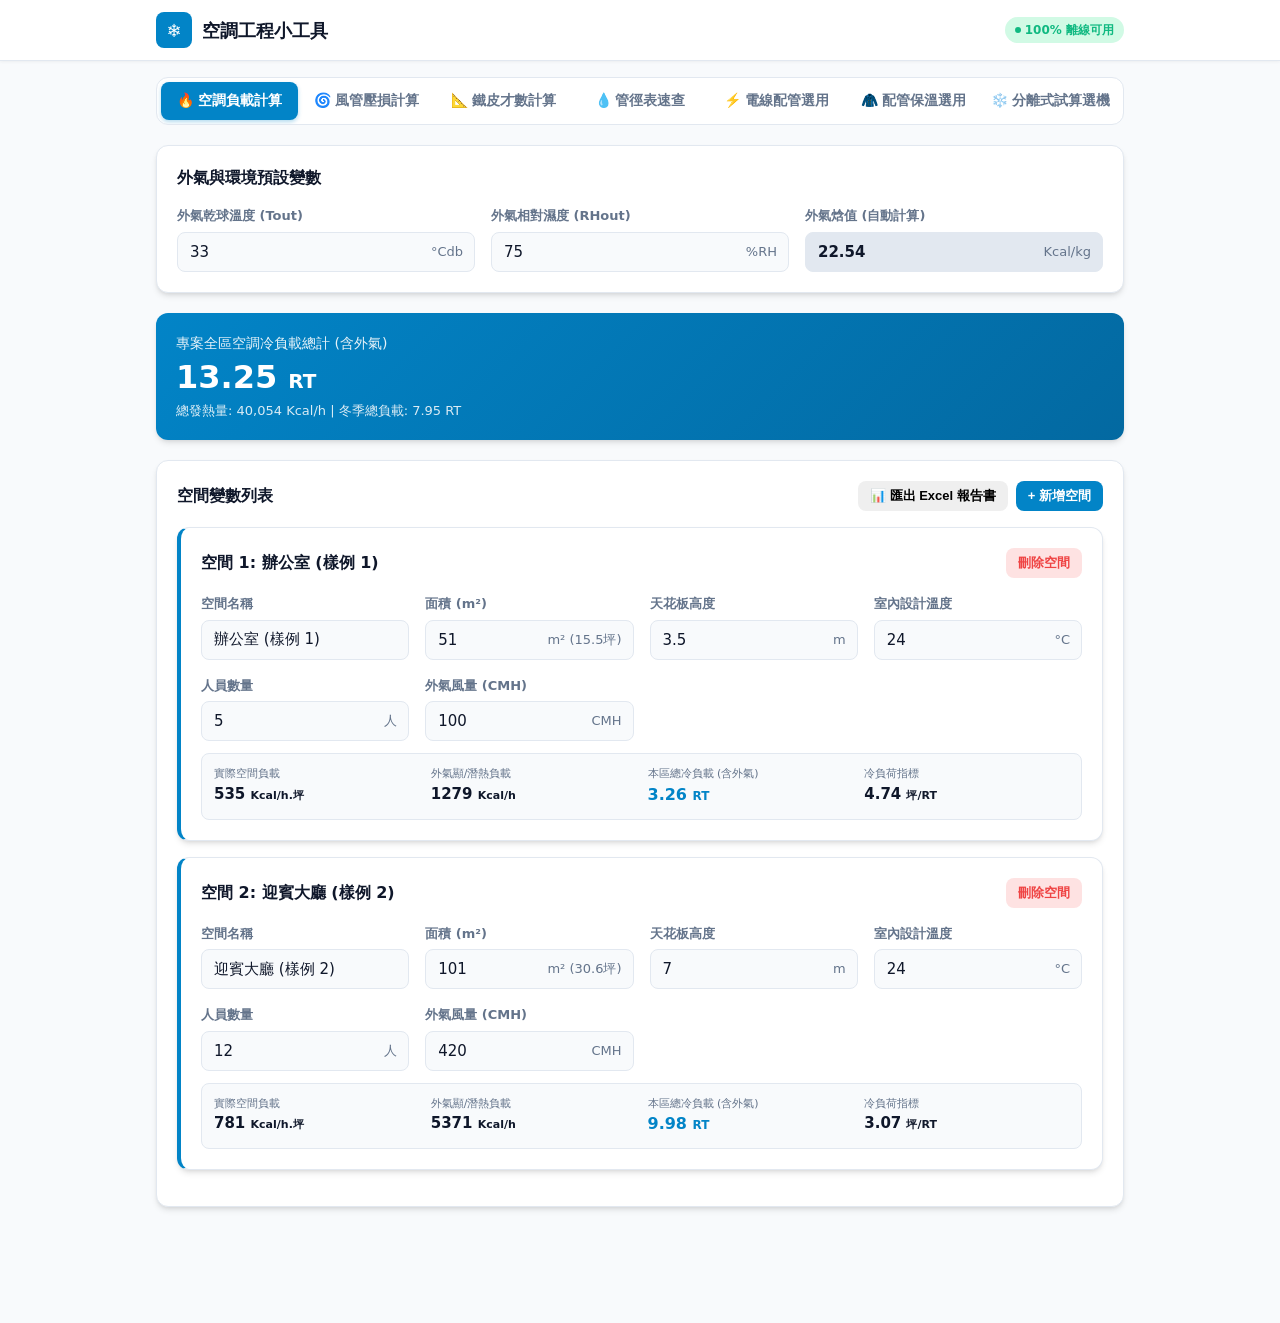
<file: index.html>
<!DOCTYPE html>
<html lang="zh-TW">
<head>
  <meta charset="UTF-8">
  <meta name="viewport" content="width=device-width, initial-scale=1.0, maximum-scale=1.0, user-scalable=no, viewport-fit=cover">
  <title>HVAC 空調工程小工具 - 離線計算器</title>
  <link rel="stylesheet" href="css/style.css">
  <link rel="manifest" href="manifest.json">
  <meta name="theme-color" content="#0284c7">
  <meta name="apple-mobile-web-app-capable" content="yes">
  <meta name="apple-mobile-web-app-status-bar-style" content="black-translucent">
  <meta name="apple-mobile-web-app-title" content="空調工程小工具">
  <link rel="apple-touch-icon" href="icons/icon-192.png">
</head>
<body>
  <!-- Header -->
  <header class="app-header">
    <div class="header-content">
      <div class="brand">
        <div class="brand-icon">❄️</div>
        <div class="brand-title">空調工程小工具</div>
      </div>
      <div class="header-actions">
        <div class="offline-badge" id="offline-status">100% 離線可用</div>
      </div>
    </div>
  </header>

  <main class="container">
    <!-- Desktop Navigation Tabs -->
    <nav class="tab-nav">
      <button class="tab-btn active" data-tab="tab-load">🔥 空調負載計算</button>
      <button class="tab-btn" data-tab="tab-duct">🌀 風管壓損計算</button>
      <button class="tab-btn" data-tab="tab-sheet">📐 鐵皮才數計算</button>
      <button class="tab-btn" data-tab="tab-pipe">💧 管徑表速查</button>
      <button class="tab-btn" data-tab="tab-wire">⚡ 電線配管選用</button>
      <button class="tab-btn" data-tab="tab-insulation">🧥 配管保溫選用</button>
      <button class="tab-btn" data-tab="tab-split">❄️ 分離式試算選機</button>
    </nav>

    <!-- TAB 1: 空調負載計算 -->
    <section id="tab-load" class="tab-pane active">
      <!-- Global Ambient Parameters -->
      <div class="card">
        <div class="card-title">
          <span>外氣與環境預設變數</span>
        </div>
        <div class="grid-3">
          <div class="form-group">
            <label class="form-label">外氣乾球溫度 (Tout)</label>
            <div class="input-wrapper">
              <input type="number" id="load-out-temp" class="form-control has-unit" value="33" step="0.1" inputmode="decimal">
              <span class="input-unit">°Cdb</span>
            </div>
          </div>
          <div class="form-group">
            <label class="form-label">外氣相對濕度 (RHout)</label>
            <div class="input-wrapper">
              <input type="number" id="load-out-rh" class="form-control has-unit" value="75" step="0.1" inputmode="decimal">
              <span class="input-unit">%RH</span>
            </div>
          </div>
          <div class="form-group">
            <label class="form-label">外氣焓值 (自動計算)</label>
            <div class="input-wrapper">
              <input type="text" id="load-out-enthalpy" class="form-control has-unit" readonly style="background-color: #e2e8f0; font-weight: bold;" value="22.54">
              <span class="input-unit">Kcal/kg</span>
            </div>
          </div>
        </div>
      </div>

      <!-- Project Total Result Card -->
      <div class="result-card">
        <div class="result-title">專案全區空調冷負載總計 (含外氣)</div>
        <div class="result-value" id="load-total-rt">0.00 <span style="font-size: 20px;">RT</span></div>
        <div class="result-sub" id="load-total-kcal">總發熱量: 0 Kcal/h | 冬季總負載 (AB*0.6): 0.00 RT</div>
      </div>

      <!-- Room List & Add Room -->
      <div class="card">
        <div class="card-title">
          <span>空間變數列表</span>
          <div style="display: flex; gap: 8px;">
            <button class="btn btn-success btn-sm" id="btn-export-load-excel">📊 匯出 Excel 報告書</button>
            <button class="btn btn-primary btn-sm" id="btn-add-room">+ 新增空間</button>
          </div>
        </div>
        <div id="room-list-container">
          <!-- Dynamic rooms will be rendered here -->
        </div>
      </div>
    </section>

    <!-- TAB 2: 風管壓損計算 -->
    <section id="tab-duct" class="tab-pane">
      <div class="result-card success-gradient">
        <div class="result-title">風管系統總靜壓損失 (含安全係數 20%)</div>
        <div class="result-value" id="duct-total-pa">0.0 <span style="font-size: 20px;">Pa</span></div>
        <div class="result-sub" id="duct-total-mmaq">約等於 0.00 mmAq</div>
      </div>

      <div class="card">
        <div class="card-title">
          <span>風管與局部阻力輸入變數</span>
        </div>
        <div class="grid-2">
          <div class="form-group">
            <label class="form-label">風量 (Q)</label>
            <div class="input-wrapper">
              <input type="number" id="duct-flow" class="form-control has-unit" value="5000" step="any" inputmode="decimal">
              <span class="input-unit">CMH</span>
            </div>
          </div>
          <div class="form-group">
            <label class="form-label">風管寬度 (W)</label>
            <div class="input-wrapper">
              <input type="number" id="duct-width" class="form-control has-unit" value="950" step="any" inputmode="decimal">
              <span class="input-unit">mm</span>
            </div>
          </div>
          <div class="form-group">
            <label class="form-label">風管高度 (H)</label>
            <div class="input-wrapper">
              <input type="number" id="duct-height" class="form-control has-unit" value="400" step="any" inputmode="decimal">
              <span class="input-unit">mm</span>
            </div>
          </div>
          <div class="form-group">
            <label class="form-label">直線管長 (L)</label>
            <div class="input-wrapper">
              <input type="number" id="duct-length" class="form-control has-unit" value="10" step="any" inputmode="decimal">
              <span class="input-unit">m</span>
            </div>
          </div>
          <div class="form-group">
            <label class="form-label">局部配件類型</label>
            <select id="duct-fitting-type" class="form-control">
              <!-- Dynamically populated -->
            </select>
          </div>
          <div class="form-group">
            <label class="form-label">配件數量</label>
            <div class="input-wrapper">
              <input type="number" id="duct-fitting-qty" class="form-control has-unit" value="1" min="1" step="1" inputmode="numeric">
              <span class="input-unit">個</span>
            </div>
          </div>
        </div>
      </div>

      <div class="card">
        <div class="card-title">單段推算結果</div>
        <div class="grid-4">
          <div class="stat-box">
            <div class="stat-title">當量直徑 (Deq)</div>
            <div class="stat-value" id="res-duct-deq">0</div>
            <div class="stat-unit">mm</div>
          </div>
          <div class="stat-box">
            <div class="stat-title">風管風速 (V)</div>
            <div class="stat-value" id="res-duct-velocity">0.0</div>
            <div class="stat-unit">m/s</div>
          </div>
          <div class="stat-box">
            <div class="stat-title">風速動壓 (Pv)</div>
            <div class="stat-value" id="res-duct-pv">0.0</div>
            <div class="stat-unit">Pa</div>
          </div>
          <div class="stat-box">
            <div class="stat-title">單位摩擦損失</div>
            <div class="stat-value" id="res-duct-friction">0.00</div>
            <div class="stat-unit">Pa/m</div>
          </div>
        </div>

        <div style="margin-top: 16px;">
          <button class="btn btn-primary" id="btn-add-duct-segment" style="width: 100%;">+ 將此段加入系統壓損清單</button>
        </div>

        <div class="table-responsive">
          <table class="custom-table" id="duct-segment-table">
            <thead>
              <tr>
                <th>段號</th>
                <th>尺寸 (W×H)</th>
                <th>風量 (CMH)</th>
                <th>風速 (m/s)</th>
                <th>長度 (m)</th>
                <th>配件類型</th>
                <th>總壓損 (Pa)</th>
                <th>操作</th>
              </tr>
            </thead>
            <tbody>
              <!-- Dynamic rows -->
            </tbody>
          </table>
        </div>
      </div>
    </section>

    <!-- TAB 3: 鐵皮才數計算 -->
    <section id="tab-sheet" class="tab-pane">
      <div class="card">
        <div class="card-title">風管尺寸與鈑材輸入變數</div>
        <div class="grid-3">
          <div class="form-group">
            <label class="form-label">風管長CM (L_cm)</label>
            <div class="input-wrapper">
              <input type="number" id="sheet-width" class="form-control has-unit" value="80" step="any" inputmode="decimal">
              <span class="input-unit">cm</span>
            </div>
          </div>
          <div class="form-group">
            <label class="form-label">風管寬CM (W_cm)</label>
            <div class="input-wrapper">
              <input type="number" id="sheet-height" class="form-control has-unit" value="40" step="any" inputmode="decimal">
              <span class="input-unit">cm</span>
            </div>
          </div>
          <div class="form-group">
            <label class="form-label">米數 M (長度)</label>
            <div class="input-wrapper">
              <input type="number" id="sheet-length" class="form-control has-unit" value="1.2" step="any" inputmode="decimal">
              <span class="input-unit">m</span>
            </div>
          </div>
          <div class="form-group">
            <label class="form-label">風管支數 N (米數/1.2，未整除無條件+1)</label>
            <div class="input-wrapper">
              <input type="text" id="sheet-qty" class="form-control has-unit" readonly style="background-color: #e2e8f0; font-weight: bold;" value="1">
              <span class="input-unit">支</span>
            </div>
          </div>
          <div class="form-group">
            <label class="form-label">預估裁切損耗率 (%)</label>
            <div class="input-wrapper">
              <input type="number" id="sheet-waste" class="form-control has-unit" value="10" step="any" inputmode="decimal">
              <span class="input-unit">%</span>
            </div>
          </div>
          <div class="form-group">
            <label class="form-label">板材換算 (依最大邊長自動判斷)</label>
            <div class="input-wrapper">
              <input type="text" id="sheet-thickness" class="form-control has-unit" readonly style="background-color: #e2e8f0; font-weight: bold;" value="22# (0.8mm)">
            </div>
          </div>
        </div>
      </div>

      <div class="result-card warning-gradient">
        <div class="result-title">鐵皮才數計算結果</div>
        <div class="result-value" id="res-sheet-tsai">0.0 <span style="font-size: 20px;">才</span></div>
        <div class="result-sub" id="res-sheet-3x7">需 3'×7' 鍍鋅鐵皮: 0.0 張 | M2數 (淨展開面積): 0.0 m²</div>
      </div>

      <div class="card">
        <div class="card-title">詳細材料與配件估算</div>
        <div class="grid-4">
          <div class="stat-box">
            <div class="stat-title">風管周長</div>
            <div class="stat-value" id="res-sheet-perimeter">0</div>
            <div class="stat-unit">cm</div>
          </div>
          <div class="stat-box">
            <div class="stat-title">總重量</div>
            <div class="stat-value" id="res-sheet-weight">0.0</div>
            <div class="stat-unit">kg</div>
          </div>
          <div class="stat-box">
            <div class="stat-title">L 法蘭角</div>
            <div class="stat-value" id="res-sheet-corners">0</div>
            <div class="stat-unit">個</div>
          </div>
          <div class="stat-box">
            <div class="stat-title">法蘭夾片</div>
            <div class="stat-value" id="res-sheet-clips">0</div>
            <div class="stat-unit">支</div>
          </div>
          <div class="stat-box">
            <div class="stat-title">法蘭墊片</div>
            <div class="stat-value" id="res-sheet-gasket">0.0</div>
            <div class="stat-unit">米 (m)</div>
          </div>
        </div>
      </div>
    </section>

    <!-- TAB 4: 管徑表速查 -->
    <section id="tab-pipe" class="tab-pane">
      <div class="card">
        <div class="card-title">系統與冷負荷輸入變數</div>
        <div class="form-group" style="margin-bottom: 12px;">
          <label class="form-label">選擇水管系統種類</label>
          <div style="display: flex; gap: 20px; margin-top: 4px;">
            <label style="display: flex; align-items: center; gap: 6px; cursor: pointer; font-weight: 600;">
              <input type="radio" name="pipe-sys-type" value="chilled" checked> 🧊 冰水管路 (1 RT = 10.08 LPM)
            </label>
            <label style="display: flex; align-items: center; gap: 6px; cursor: pointer; font-weight: 600;">
              <input type="radio" name="pipe-sys-type" value="cooling"> ♨️ 冷卻水管路 (1 RT = 12.8 LPM)
            </label>
          </div>
        </div>

        <div class="grid-2">
          <div class="form-group">
            <label class="form-label">輸入冷凍噸數 (RT)</label>
            <div class="input-wrapper">
              <input type="number" id="pipe-input-rt" class="form-control has-unit" placeholder="例如: 100" step="any" inputmode="decimal">
              <span class="input-unit">RT</span>
            </div>
          </div>
          <div class="form-group">
            <label class="form-label">或輸入水流量 (LPM)</label>
            <div class="input-wrapper">
              <input type="number" id="pipe-input-lpm" class="form-control has-unit" placeholder="例如: 1008" step="any" inputmode="decimal">
              <span class="input-unit">LPM</span>
            </div>
          </div>
        </div>
      </div>

      <div class="result-card purple-gradient">
        <div class="result-title">推薦使用主水管規格</div>
        <div class="result-value" id="res-pipe-recommended">--</div>
        <div class="result-sub" id="res-pipe-sub">計算流量: 0.0 LPM (最高支援 0.0 LPM)</div>
      </div>

      <div class="card">
        <div class="card-title">管徑表完整對照表</div>
        <div class="table-responsive">
          <table class="custom-table" id="pipe-reference-table">
            <thead>
              <tr>
                <th>公稱管徑 (A/DN)</th>
                <th>英吋管徑 (Inch)</th>
                <th>最大容許流量 (LPM)</th>
                <th>對應最大冷凍噸 (RT)</th>
              </tr>
            </thead>
            <tbody>
              <!-- Dynamic rows -->
            </tbody>
          </table>
        </div>
      </div>
    </section>

    <!-- TAB 5: 電線線徑、配管選用查詢 -->
    <section id="tab-wire" class="tab-pane">
      <div class="result-card amber-gradient">
        <div class="result-title">推薦使用電線規格與法規安全載流量 (依據《用戶用電設備裝置規則》)</div>
        <div class="result-value" id="res-wire-gauge">--</div>
        <div class="result-sub" id="res-wire-ampacity">法規額定安全電流: 0.0 A (環境周溫修正後: 0.0 A)</div>
      </div>

      <!-- Conduit Recommendation Cards -->
      <div class="grid-3" style="margin-bottom: 20px;">
        <div class="stat-box" style="border-left: 4px solid #ea580c;">
          <div class="stat-title">金屬管 (EMT 薄鋼管)</div>
          <div class="stat-value" id="res-conduit-emt" style="color: #ea580c; font-size: 18px;">--</div>
          <div class="stat-unit">無螺紋薄鋼導線管</div>
        </div>
        <div class="stat-box" style="border-left: 4px solid #0284c7;">
          <div class="stat-title">金屬管 (厚鋼管 RSG/GIP)</div>
          <div class="stat-value" id="res-conduit-thick" style="color: #0284c7; font-size: 18px;">--</div>
          <div class="stat-unit">厚鋼電線管 / 鍍鋅鋼管</div>
        </div>
        <div class="stat-box" style="border-left: 4px solid #10b981;">
          <div class="stat-title">PVC 管 (塑膠導線管)</div>
          <div class="stat-value" id="res-conduit-pvc" style="color: #10b981; font-size: 18px;">--</div>
          <div class="stat-unit">硬質 PVC 電線導管 (E管/厚管)</div>
        </div>
      </div>

      <div class="card">
        <div class="card-title">
          <span>負載電流與配線條件設定</span>
        </div>
        
        <div class="form-group" style="margin-bottom: 16px;">
          <label class="form-label">輸入負載運轉電流 (安培 A)</label>
          <div class="input-wrapper">
            <input type="number" id="wire-input-current" class="form-control has-unit" placeholder="例如: 25" step="any" inputmode="decimal">
            <span class="input-unit">A (安培)</span>
          </div>
          <!-- Quick Preset Buttons -->
          <div class="quick-btn-group" id="wire-quick-btns">
            <button type="button" class="quick-btn" data-val="15">15A</button>
            <button type="button" class="quick-btn" data-val="20">20A</button>
            <button type="button" class="quick-btn" data-val="30">30A</button>
            <button type="button" class="quick-btn" data-val="40">40A</button>
            <button type="button" class="quick-btn" data-val="50">50A</button>
            <button type="button" class="quick-btn" data-val="75">75A</button>
            <button type="button" class="quick-btn" data-val="100">100A</button>
            <button type="button" class="quick-btn" data-val="150">150A</button>
            <button type="button" class="quick-btn" data-val="200">200A</button>
          </div>
        </div>

        <div class="grid-3">
          <div class="form-group">
            <label class="form-label">適用法規表格 / 絕緣耐熱</label>
            <select id="wire-select-table" class="form-control">
              <option value="t25_2" selected>表二五～二：金屬導線管 (60℃ 絕緣物 - IV/PVC線)</option>
              <option value="t25_3">表二五～三：金屬導線管 (75℃ 耐熱線 - HIV線)</option>
              <option value="t25_4">表二五～四：金屬導線管 (90℃ 交連PE - XLPE/CZ線)</option>
              <option value="t25_5">表二五～五：PVC管配線 (60℃ 絕緣物 - IV/PVC線)</option>
            </select>
          </div>

          <div class="form-group">
            <label class="form-label">供電系統 / 載流導線數</label>
            <select id="wire-select-count" class="form-control">
              <option value="2">單相二線 1Φ2W (2條載流線)</option>
              <option value="3" selected>單相三線 / 三相三線 (3條載流線)</option>
              <option value="4">三相四線 3Φ4W (4條載流線)</option>
            </select>
          </div>

          <div class="form-group">
            <label class="form-label">周圍環境溫度</label>
            <select id="wire-select-temp" class="form-control">
              <option value="35" selected>35℃ 以下 (標準基準 1.00)</option>
              <option value="40">40℃ (係數折減)</option>
              <option value="45">45℃ (係數折減)</option>
              <option value="50">50℃ (係數折減)</option>
              <option value="55">55℃ (係數折減)</option>
              <option value="60">60℃ (高溫環境)</option>
            </select>
          </div>
        </div>
      </div>

      <!-- Side-by-Side Comparison across 4 Tables -->
      <div class="card">
        <div class="card-title">
          <span>四種法規配線方式同步選用對照 (同電流下各表推薦)</span>
        </div>
        <div class="comparison-grid" id="wire-comparison-grid">
          <!-- Dynamic comparison cards -->
        </div>
      </div>

      <!-- Full Regulatory Reference Table -->
      <div class="card">
        <div class="card-title">
          <span id="wire-table-title">法規附表完整載流量與配管對照表 (當前選用行將自動高亮)</span>
        </div>
        <div class="table-responsive">
          <table class="custom-table" id="wire-reference-table">
            <thead>
              <tr>
                <th>導線規格</th>
                <th>3條以下 (A)</th>
                <th>4條 (A)</th>
                <th>5~6條 (A)</th>
                <th>7~9條 (A)</th>
                <th>金屬管 (EMT)</th>
                <th>金屬管 (厚鋼)</th>
                <th>PVC管</th>
              </tr>
            </thead>
            <tbody>
              <!-- Dynamic table rows -->
            </tbody>
          </table>
        </div>
      </div>
    </section>

    <!-- TAB 6: 配管保溫選用 -->
    <section id="tab-insulation" class="tab-pane">
      <div class="result-card teal-gradient">
        <div class="result-title">推薦使用保溫厚度與總外徑 (依據施工規範第 15080 章《空調用保溫》)</div>
        <div class="result-value" id="res-insul-thickness">--</div>
        <div class="result-sub" id="res-insul-sub">保溫後外徑: -- mm | 系統類別: 冰水管路</div>
      </div>

      <!-- Quick System Fluid Selector -->
      <div class="card">
        <div class="card-title">
          <span>選擇配管系統流體 / 運轉工況</span>
        </div>
        <div class="fluid-btn-group" id="insul-fluid-btns">
          <button type="button" class="fluid-btn active" data-sys="chilled">❄️ 冰水管路 (5~12℃)</button>
          <button type="button" class="fluid-btn" data-sys="hot">🔥 熱水管路 (40~80℃)</button>
          <button type="button" class="fluid-btn" data-sys="brine">🧊 低溫鹵水 (-15~0℃)</button>
          <button type="button" class="fluid-btn" data-sys="drain">💧 冷凝排水 (10~18℃)</button>
          <button type="button" class="fluid-btn" data-sys="duct">🌬️ 空調風管系統</button>
        </div>

        <div class="grid-2" style="margin-top: 16px;">
          <div class="form-group">
            <label class="form-label">選擇配管口徑 (公稱徑 A / 英吋 Inch)</label>
            <select id="insul-select-pipe" class="form-control">
              <!-- Dynamically populated pipe sizes -->
            </select>
            <!-- Quick Pipe Buttons -->
            <div class="quick-btn-group" id="insul-quick-pipes">
              <button type="button" class="quick-btn" data-pipe="25">25A (1")</button>
              <button type="button" class="quick-btn" data-pipe="50">50A (2")</button>
              <button type="button" class="quick-btn" data-pipe="65">65A (2-1/2")</button>
              <button type="button" class="quick-btn" data-pipe="80">80A (3")</button>
              <button type="button" class="quick-btn" data-pipe="100">100A (4")</button>
              <button type="button" class="quick-btn" data-pipe="125">125A (5")</button>
              <button type="button" class="quick-btn" data-pipe="150">150A (6")</button>
              <button type="button" class="quick-btn" data-pipe="200">200A (8")</button>
            </div>
          </div>

          <div class="form-group">
            <label class="form-label">選擇保溫材質規格</label>
            <select id="insul-select-material" class="form-control">
              <option value="phenolic" selected>🌟 酚樹脂保溫材 (Phenolic Foam) - K ≦ 0.022</option>
              <option value="rubber">🌟 橡塑合成發泡 (NBR/Elastomeric) - K ≦ 0.036</option>
              <option value="pe">🌟 非鹵素聚乙烯發泡 (PE Foam / CNS 10487) - K ≦ 0.039</option>
              <option value="glasswool">🌟 玻璃棉保溫材 (Glass Wool / CNS 3657) - K ≦ 0.044</option>
            </select>
          </div>
        </div>
      </div>

      <!-- Material Comparison Cards -->
      <div class="card">
        <div class="card-title">
          <span>三種主流保溫材質規格同步比對 (點擊卡片可切換材質)</span>
        </div>
        <div class="comparison-grid" id="insul-comparison-grid">
          <!-- Dynamic comparison cards -->
        </div>
      </div>

      <!-- Specification & Cladding Guidelines -->
      <div class="grid-2">
        <div class="card" style="margin-bottom: 20px;">
          <div class="card-title">選用保溫材物理性能 (第 15080 章規範標準)</div>
          <ul class="spec-list" id="insul-material-spec">
            <!-- Dynamic specs -->
          </ul>
        </div>
        <div class="card" style="margin-bottom: 20px;">
          <div class="card-title">外護層與施工規範要求 (第 15080 章第 3 節)</div>
          <ul class="spec-list">
            <li><strong>外護層保護:</strong> 室外、露明處及機房水管保溫應另加外護層，採用 <span style="color: #0d9488; font-weight: bold;">[24# 鋁皮 (0.51mm)]</span> 或 <span style="color: #0d9488; font-weight: bold;">[26# 不銹鋼鐵皮 (0.45mm)]</span>。</li>
            <li><strong>吊架與鞍座:</strong> 管路支撐、吊架處之吊座或鞍座應為高密度 <span style="color: #0d9488; font-weight: bold;">[200 kg/m³]</span> 耐承重之保溫材料，確保管路承重安全不壓扁保溫層。</li>
            <li><strong>閥體與管件:</strong> 法蘭、閥及管件應安裝相同厚度之保溫材，過濾器須能單獨拆卸濾網而不損壞保溫層。</li>
            <li><strong>表面防潮層:</strong> 保溫管應覆蓋防水氣強化鋁箔護套及自封式蓋面，確保氣密防潮。</li>
          </ul>
        </div>
      </div>

      <!-- Full Pipe-to-Insulation Reference Table -->
      <div class="card">
        <div class="card-title">
          <span id="insul-table-title">管徑－選配保溫尺寸完整對照總表 (選用管徑自動高亮)</span>
        </div>
        <div class="table-responsive">
          <table class="custom-table" id="insul-reference-table">
            <thead>
              <tr>
                <th>公稱管徑 (A/DN)</th>
                <th>英吋管徑 (Inch)</th>
                <th>鋼管外徑 (OD)</th>
                <th>酚樹脂厚度 (外徑)</th>
                <th>橡塑發泡厚度 (外徑)</th>
                <th>PE發泡厚度 (外徑)</th>
                <th>目前選用厚度</th>
              </tr>
            </thead>
            <tbody>
              <!-- Dynamic table rows -->
            </tbody>
          </table>
        </div>
      </div>
    </section>

    <!-- TAB 7: 分離式試算選機 -->
    <section id="tab-split" class="tab-pane">
      <!-- Top Overview / Result Summary Banner -->
      <div class="result-card split-gradient">
        <div class="result-title">推薦分離式冷房能力 (標準機種選型)</div>
        <div class="result-value" id="split-res-kw">0.0 <span style="font-size: 20px;">kW</span></div>
        <div class="result-sub" id="split-res-sub">計算總需冷量: 0 kcal/h | 0 BTU/h | 0.00 RT</div>
      </div>

      <!-- Sizing Input Form -->
      <div class="card">
        <div class="card-title">
          <span>空間規格與環境條件設定</span>
        </div>

        <div class="grid-2">
          <!-- Room Usage Type -->
          <div class="form-group">
            <label class="form-label">空間用途類別 (基準冷度)</label>
            <select id="split-room-type" class="form-control">
              <option value="bedroom" selected>一般臥室 / 客房 (450 kcal/h·坪)</option>
              <option value="living">客廳 / 餐廳 / 開放家庭室 (500 kcal/h·坪)</option>
              <option value="kitchen">廚房 / 餐廳開放區 (550 kcal/h·坪)</option>
              <option value="office">辦公室 / 書房 / 多人工作室 (650 kcal/h·坪)</option>
              <option value="commercial">商業門市 / 營業店面 / 餐廳 (750 kcal/h·坪)</option>
            </select>
          </div>

          <!-- Ceiling Height -->
          <div class="form-group">
            <label class="form-label">天花板挑高 (高度加成)</label>
            <div class="input-wrapper">
              <input type="number" id="split-height" class="form-control has-unit" value="2.8" step="0.1" min="1.5" max="10" inputmode="decimal">
              <span class="input-unit">公尺 (m)</span>
            </div>
            <div class="form-hint" id="split-height-hint">標準樓高 (&le; 2.9m，不加成)</div>
          </div>
        </div>

        <!-- Dimension / Area Mode Toggle -->
        <div class="form-group" style="margin-top: 12px;">
          <label class="form-label">空間大小輸入方式</label>
          <div class="fluid-btn-group" id="split-area-mode-group">
            <button type="button" class="fluid-btn active" data-mode="ping">📏 直接輸入坪數</button>
            <button type="button" class="fluid-btn" data-mode="dimension">📐 輸入長寬尺寸 (公尺)</button>
          </div>
        </div>

        <!-- Direct Ping Input -->
        <div id="split-ping-container" class="form-group">
          <label class="form-label">房間坪數 (坪)</label>
          <div class="input-wrapper">
            <input type="number" id="split-input-ping" class="form-control has-unit" value="5" step="0.5" min="1" max="100" inputmode="decimal">
            <span class="input-unit" id="split-ping-unit-hint">坪 (約 16.5 m²)</span>
          </div>
        </div>

        <!-- Length x Width Input -->
        <div id="split-dim-container" class="grid-2" style="display: none;">
          <div class="form-group">
            <label class="form-label">房間長度 (L)</label>
            <div class="input-wrapper">
              <input type="number" id="split-input-length" class="form-control has-unit" value="4.5" step="0.1" min="0.5" inputmode="decimal">
              <span class="input-unit">公尺 (m)</span>
            </div>
          </div>
          <div class="form-group">
            <label class="form-label">房間寬度 (W)</label>
            <div class="input-wrapper">
              <input type="number" id="split-input-width" class="form-control has-unit" value="3.6" step="0.1" min="0.5" inputmode="decimal">
              <span class="input-unit">公尺 (m)</span>
            </div>
          </div>
        </div>

        <!-- Environmental & Heat Load Conditions -->
        <div class="form-group" style="margin-top: 16px;">
          <label class="form-label">特殊環境與熱源條件加成 (可複選)</label>
          <div class="heat-source-grid">
            <label class="heat-checkbox-item">
              <input type="checkbox" id="split-env-topfloor" value="0.20">
              <div class="heat-check-content">
                <span class="heat-check-title">頂樓 / 日曬頂層</span>
                <span class="heat-check-badge">+20% 負載</span>
              </div>
            </label>
            <label class="heat-checkbox-item">
              <input type="checkbox" id="split-env-westsun" value="0.20">
              <div class="heat-check-content">
                <span class="heat-check-title">西曬嚴重</span>
                <span class="heat-check-badge">+20% 負載</span>
              </div>
            </label>
            <label class="heat-checkbox-item">
              <input type="checkbox" id="split-env-glass" value="0.15">
              <div class="heat-check-content">
                <span class="heat-check-title">大面積玻璃窗 / 落地窗</span>
                <span class="heat-check-badge">+15% 負載</span>
              </div>
            </label>
            <label class="heat-checkbox-item">
              <input type="checkbox" id="split-env-people" value="0.10">
              <div class="heat-check-content">
                <span class="heat-check-title">常態人數眾多 (&gt;5人)</span>
                <span class="heat-check-badge">+10% 負載</span>
              </div>
            </label>
            <label class="heat-checkbox-item">
              <input type="checkbox" id="split-env-equipment" value="0.10">
              <div class="heat-check-content">
                <span class="heat-check-title">高發熱電器 / 伺服電腦</span>
                <span class="heat-check-badge">+10% 負載</span>
              </div>
            </label>
            <label class="heat-checkbox-item">
              <input type="checkbox" id="split-env-ironroof" value="0.35">
              <div class="heat-check-content">
                <span class="heat-check-title">鐵皮屋 / 頂加鐵皮</span>
                <span class="heat-check-badge danger">+35% 負載</span>
              </div>
            </label>
          </div>
        </div>

        <!-- Sizing Action Button -->
        <div style="margin-top: 20px; display: flex; gap: 10px;">
          <button type="button" class="btn btn-primary" id="btn-split-calc" style="flex: 1; font-size: 15px; padding: 12px 20px; font-weight: 700; box-shadow: 0 4px 12px rgba(2, 132, 199, 0.25);">
            ⚡ 開始試算 / 計算推薦選型
          </button>
          <button type="button" class="btn btn-secondary" id="btn-split-reset" style="font-size: 14px; padding: 12px 16px;">
            🔄 重置
          </button>
        </div>

        <!-- Sizing Analysis Detail Box -->
        <div class="info-box" style="margin-top: 18px;">
          <div class="info-title">📊 負載試算分析結果</div>
          <div id="split-calc-details" class="info-content" style="font-size: 13px; line-height: 1.6;">
            <!-- Dynamic analysis summary -->
          </div>
        </div>
      </div>

      <!-- Brand Filter Section -->
      <div class="card">
        <div class="card-title">
          <span>廠牌篩選 (勾選納入比較的品牌，未勾選不列入)</span>
          <div class="card-actions">
            <button class="btn btn-secondary btn-xs" id="split-btn-select-all">全選 (19廠牌)</button>
            <button class="btn btn-secondary btn-xs" id="split-btn-select-none">清除全部</button>
            <button class="btn btn-secondary btn-xs" id="split-btn-select-tier1">日系一線</button>
            <button class="btn btn-secondary btn-xs" id="split-btn-select-tw">台灣品牌</button>
          </div>
        </div>

        <div class="brand-filter-grid" id="split-brand-filters">
          <!-- Dynamic brand checkboxes -->
        </div>
      </div>

      <!-- Matched Brand Models Comparison Grid -->
      <div class="card">
        <div class="card-title">
          <span>各廠牌能力相近機種推薦比較</span>
          <span class="badge" id="split-match-count">共 19 廠牌</span>
        </div>

        <div class="brand-models-grid" id="split-models-grid">
          <!-- Dynamic matched brand cards -->
        </div>
      </div>

      <!-- Full Comparison Table -->
      <div class="card">
        <div class="card-title">
          <span>各大品牌規格橫向對照總表</span>
        </div>
        <div class="table-responsive">
          <table class="custom-table" id="split-models-table">
            <thead>
              <tr>
                <th>品牌廠牌</th>
                <th>系列定位</th>
                <th>室內 / 室外機型號</th>
                <th>冷房能力 (kW)</th>
                <th>冷氣能力 (BTU)</th>
                <th>CSPF 能效</th>
                <th>適用坪數</th>
                <th>核心特色與技術亮點</th>
              </tr>
            </thead>
            <tbody>
              <!-- Dynamic table rows -->
            </tbody>
          </table>
        </div>
      </div>
    </section>
  </main>

  <!-- Mobile Bottom Navigation -->
  <div class="bottom-nav">
    <button class="bottom-nav-item active" data-tab="tab-load">
      <span class="bottom-nav-icon">🔥</span>
      <span>負載計算</span>
    </button>
    <button class="bottom-nav-item" data-tab="tab-duct">
      <span class="bottom-nav-icon">🌀</span>
      <span>風管壓損</span>
    </button>
    <button class="bottom-nav-item" data-tab="tab-sheet">
      <span class="bottom-nav-icon">📐</span>
      <span>鐵皮才數</span>
    </button>
    <button class="bottom-nav-item" data-tab="tab-pipe">
      <span class="bottom-nav-icon">💧</span>
      <span>管徑速查</span>
    </button>
    <button class="bottom-nav-item" data-tab="tab-wire">
      <span class="bottom-nav-icon">⚡</span>
      <span>電線配管</span>
    </button>
    <button class="bottom-nav-item" data-tab="tab-insulation">
      <span class="bottom-nav-icon">🧥</span>
      <span>配管保溫</span>
    </button>
    <button class="bottom-nav-item" data-tab="tab-split">
      <span class="bottom-nav-icon">❄️</span>
      <span>分離選機</span>
    </button>
  </div>

  <script src="js/xlsx.full.min.js"></script>
  <script src="js/load-calc.js"></script>
  <script src="js/duct-loss.js"></script>
  <script src="js/sheet-metal.js"></script>
  <script src="js/pipe-sizer.js"></script>
  <script src="js/wire-sizer.js"></script>
  <script src="js/insulation-sizer.js"></script>
  <script src="js/split-ac-sizer.js"></script>
  <script src="js/app.js"></script>
</body>
</html>
</file>
<file: css/style.css>
/* HVAC Engineering Web Tools - Mobile First CSS */
:root {
  --primary: #0284c7;
  --primary-hover: #0369a1;
  --primary-light: #e0f2fe;
  --success: #10b981;
  --success-light: #d1fae5;
  --warning: #f59e0b;
  --warning-light: #fef3c7;
  --danger: #ef4444;
  --bg-main: #f8fafc;
  --bg-card: #ffffff;
  --border: #e2e8f0;
  --text-main: #0f172a;
  --text-muted: #64748b;
  --shadow: 0 4px 6px -1px rgb(0 0 0 / 0.1), 0 2px 4px -2px rgb(0 0 0 / 0.1);
  --radius: 12px;
  --font-sans: system-ui, -apple-system, BlinkMacSystemFont, "Segoe UI", Roboto, "Helvetica Neue", Arial, sans-serif;
}

* {
  box-sizing: border-box;
  margin: 0;
  padding: 0;
  -webkit-tap-highlight-color: transparent;
}

body {
  font-family: var(--font-sans);
  background-color: var(--bg-main);
  color: var(--text-main);
  line-height: 1.5;
  padding-bottom: 80px; /* space for bottom navigation on mobile */
}

/* Header */
.app-header {
  background-color: var(--bg-card);
  border-bottom: 1px solid var(--border);
  position: sticky;
  top: 0;
  z-index: 100;
  box-shadow: 0 1px 3px rgba(0,0,0,0.05);
}

.header-content {
  max-width: 1000px;
  margin: 0 auto;
  padding: 12px 16px;
  display: flex;
  justify-content: space-between;
  align-items: center;
}

.header-actions {
  display: flex;
  align-items: center;
  gap: 8px;
}

.brand {
  display: flex;
  align-items: center;
  gap: 10px;
}

.brand-icon {
  width: 36px;
  height: 36px;
  background-color: var(--primary);
  color: white;
  border-radius: 8px;
  display: flex;
  align-items: center;
  justify-content: center;
  font-weight: bold;
  font-size: 18px;
}

.brand-title {
  font-size: 18px;
  font-weight: 700;
  color: var(--text-main);
}

.offline-badge {
  background-color: var(--success-light);
  color: var(--success);
  font-size: 12px;
  font-weight: 600;
  padding: 4px 10px;
  border-radius: 20px;
  display: flex;
  align-items: center;
  gap: 4px;
}

.offline-badge::before {
  content: "";
  display: inline-block;
  width: 6px;
  height: 6px;
  background-color: var(--success);
  border-radius: 50%;
}

/* Main Container */
.container {
  max-width: 1000px;
  margin: 0 auto;
  padding: 16px;
}

/* Navigation Tabs (Top Navigation for Desktop) */
.tab-nav {
  display: flex;
  background: var(--bg-card);
  border-radius: var(--radius);
  padding: 4px;
  margin-bottom: 20px;
  border: 1px solid var(--border);
  overflow-x: auto;
  scrollbar-width: none;
}

.tab-nav::-webkit-scrollbar {
  display: none;
}

.tab-btn {
  flex: 1;
  min-width: 100px;
  padding: 10px 12px;
  border: none;
  background: transparent;
  color: var(--text-muted);
  font-size: 14px;
  font-weight: 600;
  border-radius: 8px;
  cursor: pointer;
  white-space: nowrap;
  transition: all 0.2s ease;
  display: flex;
  align-items: center;
  justify-content: center;
  gap: 6px;
}

.tab-btn.active {
  background-color: var(--primary);
  color: white;
  box-shadow: 0 2px 4px rgba(2, 132, 199, 0.3);
}

.tab-pane {
  display: none;
}

.tab-pane.active {
  display: block;
  animation: fadeIn 0.2s ease;
}

@keyframes fadeIn {
  from { opacity: 0; transform: translateY(4px); }
  to { opacity: 1; transform: translateY(0); }
}

/* Cards & Layout */
.card {
  background-color: var(--bg-card);
  border-radius: var(--radius);
  border: 1px solid var(--border);
  box-shadow: var(--shadow);
  padding: 20px;
  margin-bottom: 20px;
}

.card-title {
  font-size: 16px;
  font-weight: 700;
  color: var(--text-main);
  margin-bottom: 16px;
  display: flex;
  align-items: center;
  justify-content: space-between;
}

.grid-2 {
  display: grid;
  grid-template-columns: repeat(auto-fit, minmax(280px, 1fr));
  gap: 16px;
}

.grid-3 {
  display: grid;
  grid-template-columns: repeat(auto-fit, minmax(200px, 1fr));
  gap: 16px;
}

.grid-4 {
  display: grid;
  grid-template-columns: repeat(auto-fit, minmax(140px, 1fr));
  gap: 12px;
}

/* Form Controls */
.form-group {
  display: flex;
  flex-direction: column;
  gap: 6px;
}

.form-label {
  font-size: 13px;
  font-weight: 600;
  color: var(--text-muted);
}

.input-wrapper {
  position: relative;
  display: flex;
  align-items: center;
}

.form-control {
  width: 100%;
  padding: 10px 12px;
  font-size: 15px;
  border: 1px solid var(--border);
  border-radius: 8px;
  background-color: var(--bg-main);
  color: var(--text-main);
  transition: border-color 0.2s ease;
  font-family: inherit;
}

.form-control:focus {
  outline: none;
  border-color: var(--primary);
  background-color: #fff;
  box-shadow: 0 0 0 3px rgba(2, 132, 199, 0.15);
}

.input-unit {
  position: absolute;
  right: 12px;
  font-size: 13px;
  color: var(--text-muted);
  pointer-events: none;
}

.has-unit {
  padding-right: 55px;
}

/* Buttons */
.btn {
  display: inline-flex;
  align-items: center;
  justify-content: center;
  gap: 8px;
  padding: 10px 18px;
  font-size: 14px;
  font-weight: 600;
  border-radius: 8px;
  border: none;
  cursor: pointer;
  transition: all 0.2s ease;
}

.btn-primary {
  background-color: var(--primary);
  color: white;
}

.btn-primary:hover {
  background-color: var(--primary-hover);
}

.btn-outline {
  background-color: transparent;
  border: 1px solid var(--border);
  color: var(--text-main);
}

.btn-outline:hover {
  background-color: var(--bg-main);
}

.btn-danger {
  background-color: #fee2e2;
  color: var(--danger);
}

.btn-danger:hover {
  background-color: #fca5a5;
}

.btn-sm {
  padding: 6px 12px;
  font-size: 13px;
}

/* Result Cards & Gradients */
.result-card {
  background: linear-gradient(135deg, #0284c7 0%, #0369a1 100%);
  color: white;
  border-radius: var(--radius);
  padding: 20px;
  box-shadow: var(--shadow);
  margin-bottom: 20px;
}

.result-card.success-gradient {
  background: linear-gradient(135deg, #059669 0%, #047857 100%);
}

.result-card.warning-gradient {
  background: linear-gradient(135deg, #d97706 0%, #b45309 100%);
}

.result-card.purple-gradient {
  background: linear-gradient(135deg, #7c3aed 0%, #6d28d9 100%);
}

.result-card.amber-gradient {
  background: linear-gradient(135deg, #ea580c 0%, #c2410c 100%);
}

.result-card.teal-gradient {
  background: linear-gradient(135deg, #0d9488 0%, #0f766e 100%);
}

.result-title {
  font-size: 14px;
  opacity: 0.9;
  font-weight: 500;
}

.result-value {
  font-size: 32px;
  font-weight: 800;
  margin: 6px 0;
  line-height: 1.1;
}

.result-sub {
  font-size: 13px;
  opacity: 0.85;
}

.stat-box {
  background: var(--bg-main);
  border-radius: 8px;
  padding: 12px;
  border: 1px solid var(--border);
}

.stat-title {
  font-size: 12px;
  color: var(--text-muted);
  font-weight: 600;
}

.stat-value {
  font-size: 20px;
  font-weight: 700;
  color: var(--primary);
  margin-top: 2px;
}

.stat-unit {
  font-size: 12px;
  color: var(--text-muted);
}

/* Quick buttons & Radio cards */
.quick-btn-group {
  display: flex;
  flex-wrap: wrap;
  gap: 6px;
  margin-top: 8px;
}

.quick-btn {
  padding: 5px 10px;
  background: var(--bg-main);
  border: 1px solid var(--border);
  border-radius: 16px;
  font-size: 12px;
  font-weight: 600;
  color: var(--text-main);
  cursor: pointer;
  transition: all 0.15s ease;
}

.quick-btn:hover {
  border-color: var(--primary);
  color: var(--primary);
  background-color: var(--primary-light);
}

.quick-btn.active {
  background-color: var(--primary);
  border-color: var(--primary);
  color: white;
}

.radio-group-wrap {
  display: flex;
  flex-wrap: wrap;
  gap: 10px;
}

.radio-label {
  display: inline-flex;
  align-items: center;
  gap: 6px;
  font-size: 13px;
  font-weight: 500;
  cursor: pointer;
  background: var(--bg-main);
  padding: 6px 12px;
  border-radius: 6px;
  border: 1px solid var(--border);
  transition: all 0.15s ease;
}

.radio-label:hover {
  border-color: var(--primary);
}

.radio-label input[type="radio"]:checked + span {
  font-weight: 700;
  color: var(--primary);
}

/* Comparison Grid Cards */
.comparison-grid {
  display: grid;
  grid-template-columns: repeat(auto-fit, minmax(220px, 1fr));
  gap: 12px;
  margin-top: 12px;
}

.compare-card {
  background: var(--bg-main);
  border: 1px solid var(--border);
  border-radius: 8px;
  padding: 12px;
  position: relative;
  transition: all 0.2s ease;
}

.compare-card.active {
  border-color: #ea580c;
  background-color: #fff7ed;
  box-shadow: 0 2px 6px rgba(234, 88, 12, 0.15);
}

.compare-card.active-teal {
  border-color: #0d9488;
  background-color: #f0fdfa;
  box-shadow: 0 2px 6px rgba(13, 148, 136, 0.15);
}

.compare-title {
  font-size: 13px;
  font-weight: 700;
  color: var(--text-main);
  margin-bottom: 8px;
  display: flex;
  align-items: center;
  justify-content: space-between;
}

.compare-badge {
  font-size: 10px;
  font-weight: 700;
  padding: 2px 6px;
  border-radius: 4px;
  background: #e2e8f0;
  color: #475569;
}

.compare-badge.primary {
  background: #ffedd5;
  color: #c2410c;
}

.compare-badge.teal {
  background: #ccfbf1;
  color: #0f766e;
}

.compare-val {
  font-size: 18px;
  font-weight: 800;
  color: #ea580c;
  margin-bottom: 6px;
}

.compare-val.teal-text {
  color: #0d9488;
}

.compare-desc {
  font-size: 12px;
  color: var(--text-muted);
  line-height: 1.5;
}

.fluid-btn-group {
  display: flex;
  flex-wrap: wrap;
  gap: 8px;
  margin-bottom: 12px;
}

.fluid-btn {
  padding: 8px 14px;
  background: var(--bg-main);
  border: 1px solid var(--border);
  border-radius: 8px;
  font-size: 13px;
  font-weight: 600;
  color: var(--text-main);
  cursor: pointer;
  display: inline-flex;
  align-items: center;
  gap: 6px;
  transition: all 0.15s ease;
}

.fluid-btn:hover {
  border-color: #0d9488;
  color: #0d9488;
  background-color: #f0fdfa;
}

.fluid-btn.active {
  background-color: #0d9488;
  border-color: #0d9488;
  color: white;
}

.spec-list {
  list-style: none;
  padding: 0;
  margin: 0;
  display: flex;
  flex-direction: column;
  gap: 8px;
  font-size: 13px;
}

.spec-list li {
  display: flex;
  align-items: flex-start;
  gap: 8px;
  line-height: 1.5;
}

.spec-list li strong {
  color: var(--text-main);
  min-width: 90px;
}

/* Table Styling */
.table-responsive {
  width: 100%;
  overflow-x: auto;
  -webkit-overflow-scrolling: touch;
  border-radius: 8px;
  border: 1px solid var(--border);
  margin-top: 12px;
}

.custom-table {
  width: 100%;
  border-collapse: collapse;
  font-size: 14px;
  text-align: left;
}

.custom-table th {
  background-color: #f1f5f9;
  color: var(--text-muted);
  font-weight: 700;
  padding: 10px 12px;
  white-space: nowrap;
  border-bottom: 1px solid var(--border);
}

.custom-table td {
  padding: 10px 12px;
  border-bottom: 1px solid var(--border);
  white-space: nowrap;
}

.custom-table tr:last-child td {
  border-bottom: none;
}

.custom-table tr.highlight {
  background-color: #fff7ed !important;
  font-weight: 700;
  color: #c2410c;
}

.custom-table tr.highlight td {
  border-top: 2px solid #ea580c;
  border-bottom: 2px solid #ea580c;
}

/* Split AC Sizer Specific Styling */
.result-card.split-gradient {
  background: linear-gradient(135deg, #0284c7 0%, #3b82f6 50%, #6366f1 100%);
}

.heat-source-grid {
  display: grid;
  grid-template-columns: repeat(auto-fill, minmax(220px, 1fr));
  gap: 10px;
  margin-top: 8px;
}

.heat-checkbox-item {
  display: flex;
  align-items: center;
  gap: 10px;
  background: var(--bg-main);
  border: 1px solid var(--border);
  border-radius: 8px;
  padding: 10px 14px;
  cursor: pointer;
  transition: all 0.15s ease;
  user-select: none;
}

.heat-checkbox-item:hover {
  border-color: #0284c7;
  background-color: #f0f9ff;
}

.heat-checkbox-item input[type="checkbox"] {
  width: 18px;
  height: 18px;
  accent-color: #0284c7;
  cursor: pointer;
}

.heat-check-content {
  display: flex;
  flex-direction: column;
  gap: 2px;
  flex: 1;
}

.heat-check-title {
  font-size: 13px;
  font-weight: 600;
  color: var(--text-main);
}

.heat-check-badge {
  font-size: 11px;
  font-weight: 700;
  color: #0284c7;
}

.heat-check-badge.danger {
  color: #dc2626;
}

/* Brand Filter Tags */
.brand-filter-grid {
  display: flex;
  flex-wrap: wrap;
  gap: 8px;
  margin-top: 10px;
}

.brand-tag-label {
  display: inline-flex;
  align-items: center;
  gap: 6px;
  background: var(--bg-main);
  border: 1px solid var(--border);
  border-radius: 20px;
  padding: 6px 12px;
  font-size: 13px;
  font-weight: 500;
  color: var(--text-main);
  cursor: pointer;
  transition: all 0.15s ease;
  user-select: none;
}

.brand-tag-label:hover {
  border-color: #0284c7;
  background-color: #f0f9ff;
}

.brand-tag-label.active {
  background-color: #e0f2fe;
  border-color: #0284c7;
  color: #0369a1;
  font-weight: 700;
}

.brand-tag-label input[type="checkbox"] {
  accent-color: #0284c7;
  width: 14px;
  height: 14px;
  margin: 0;
  cursor: pointer;
}

/* Brand Model Comparison Cards Grid */
.brand-models-grid {
  display: grid;
  grid-template-columns: repeat(auto-fill, minmax(290px, 1fr));
  gap: 14px;
  margin-top: 12px;
}

.brand-model-card {
  background: var(--bg-card);
  border: 1px solid var(--border);
  border-radius: 12px;
  padding: 16px;
  display: flex;
  flex-direction: column;
  gap: 10px;
  box-shadow: 0 2px 6px rgba(0,0,0,0.03);
  transition: all 0.2s ease;
  position: relative;
  overflow: hidden;
}

.brand-model-card:hover {
  border-color: #0284c7;
  transform: translateY(-2px);
  box-shadow: 0 4px 12px rgba(2, 132, 199, 0.12);
}

.brand-model-card::before {
  content: "";
  position: absolute;
  top: 0;
  left: 0;
  right: 0;
  height: 4px;
  background: var(--card-brand-color, #0284c7);
}

.brand-card-top {
  display: flex;
  justify-content: space-between;
  align-items: center;
}

.brand-card-name {
  font-size: 16px;
  font-weight: 800;
  color: var(--text-main);
  display: flex;
  align-items: center;
  gap: 6px;
}

.brand-card-origin {
  font-size: 11px;
  padding: 2px 8px;
  border-radius: 10px;
  background: #f1f5f9;
  color: #475569;
  font-weight: 600;
}

.brand-model-num {
  font-size: 13px;
  font-family: monospace;
  font-weight: 700;
  color: #0369a1;
  background: #f0f9ff;
  padding: 6px 8px;
  border-radius: 6px;
  word-break: break-all;
}

.brand-card-stats {
  display: grid;
  grid-template-columns: repeat(2, 1fr);
  gap: 8px;
  background: var(--bg-main);
  border-radius: 8px;
  padding: 8px 10px;
}

.brand-stat-item {
  display: flex;
  flex-direction: column;
}

.brand-stat-lbl {
  font-size: 11px;
  color: var(--text-muted);
}

.brand-stat-val {
  font-size: 14px;
  font-weight: 800;
  color: var(--text-main);
}

.brand-stat-val.highlight-kw {
  color: #0284c7;
}

.brand-model-series {
  font-size: 12px;
  font-weight: 600;
  color: #64748b;
}

.brand-model-feats {
  font-size: 12px;
  color: #334155;
  line-height: 1.5;
  border-top: 1px dashed var(--border);
  padding-top: 8px;
  margin-top: 2px;
}

/* Mobile Bottom Navigation Bar */
.bottom-nav {
  display: none;
  position: fixed;
  bottom: 0;
  left: 0;
  right: 0;
  background-color: var(--bg-card);
  border-top: 1px solid var(--border);
  z-index: 1000;
  padding: 4px 0;
  box-shadow: 0 -2px 10px rgba(0,0,0,0.05);
}

@media (max-width: 768px) {
  .tab-nav {
    display: none; /* Hide top tab nav on mobile, use bottom nav */
  }
  
  .bottom-nav {
    display: flex;
    justify-content: space-around;
  }
  
  .bottom-nav-item {
    display: flex;
    flex-direction: column;
    align-items: center;
    justify-content: center;
    gap: 1px;
    flex: 1;
    padding: 4px 2px;
    color: var(--text-muted);
    font-size: 10px;
    font-weight: 600;
    text-decoration: none;
    border: none;
    background: transparent;
    cursor: pointer;
  }
  
  .bottom-nav-item.active {
    color: var(--primary);
  }
  
  .bottom-nav-icon {
    font-size: 18px;
    line-height: 1;
  }
}
</file>
